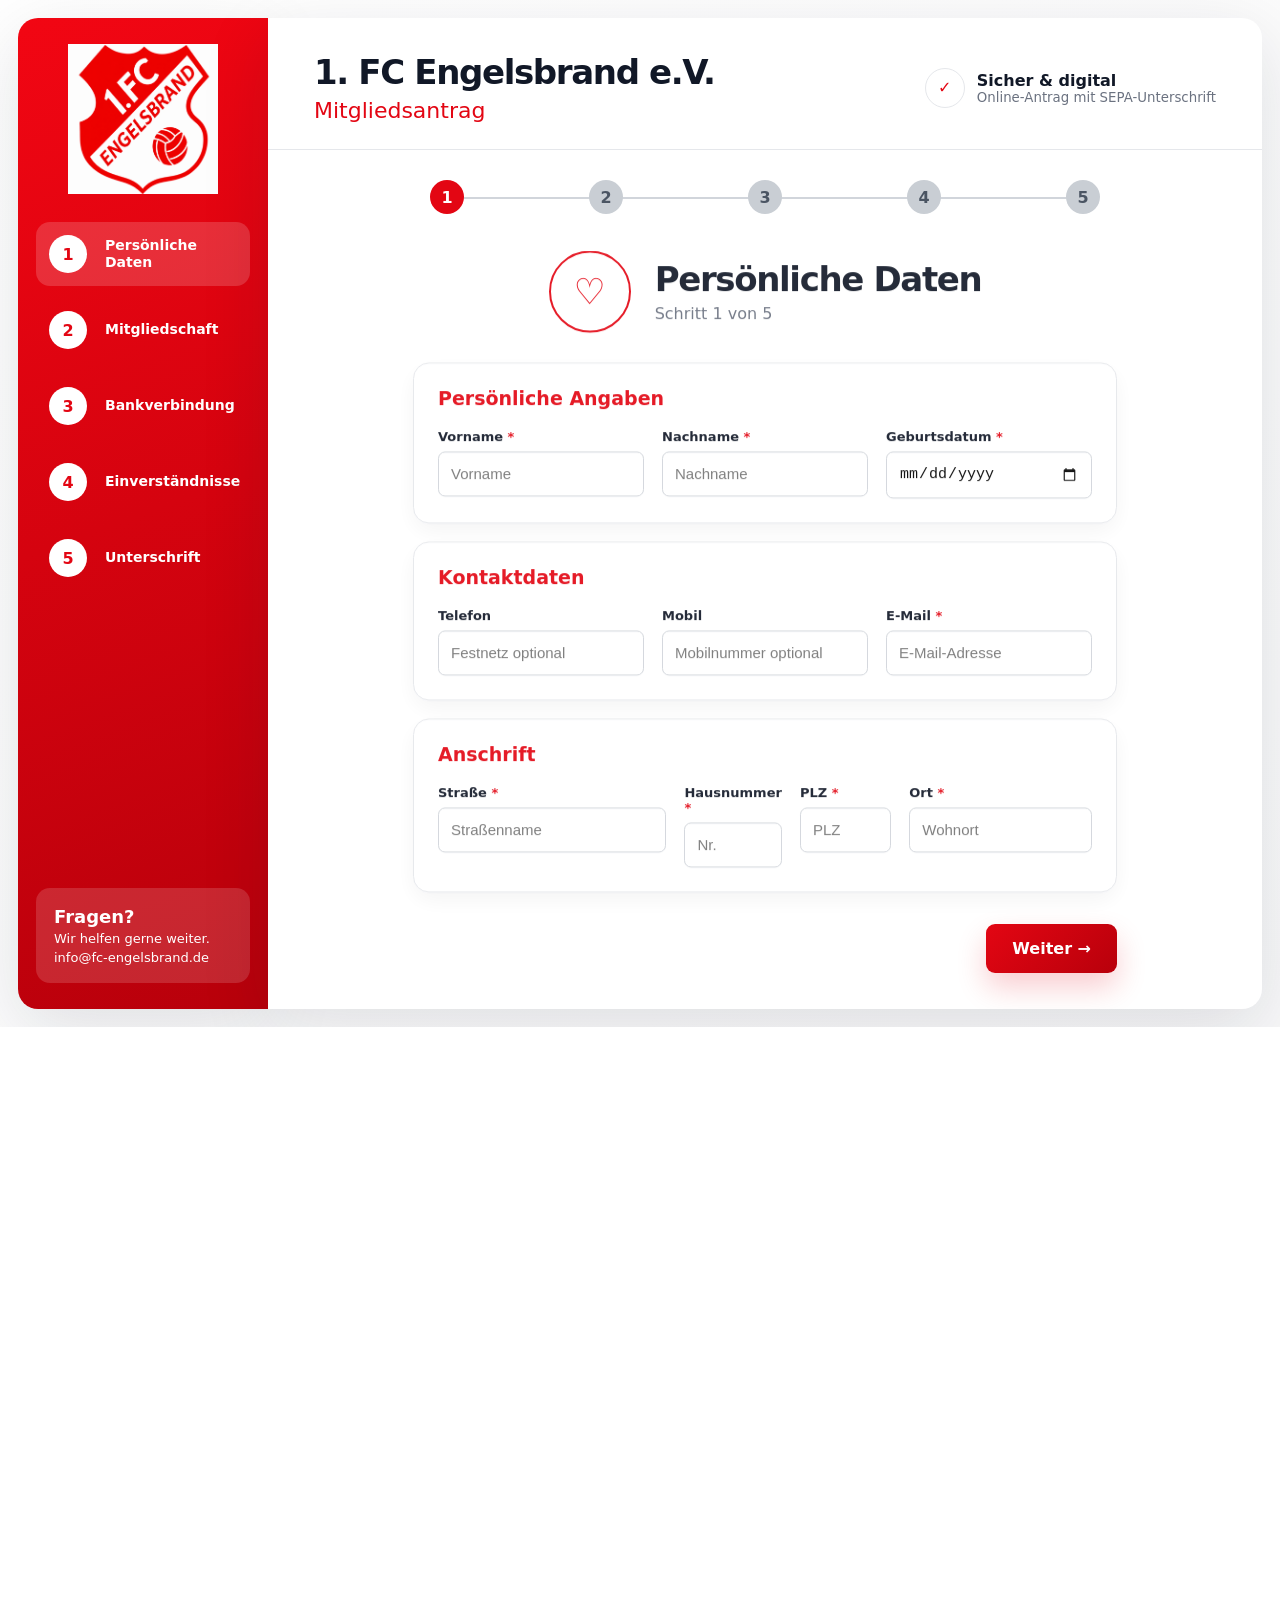
<file: index.html>
<!doctype html>
<html lang="de">
<head>
  <meta charset="utf-8">
  <meta name="viewport" content="width=device-width, initial-scale=1">
  <title>1. FC Engelsbrand e.V. – Mitgliedsantrag</title>
  <meta http-equiv="refresh" content="0; url=frontend/mitgliedsantrag/">
  <style>
    body {
      margin: 0;
      min-height: 100vh;
      display: grid;
      place-items: center;
      font-family: system-ui, -apple-system, BlinkMacSystemFont, "Segoe UI", sans-serif;
      background: linear-gradient(135deg, #fff, #fff0f1);
      color: #111827;
    }
    .card {
      width: min(520px, calc(100% - 32px));
      background: white;
      border: 1px solid #e5e7eb;
      border-radius: 22px;
      padding: 32px;
      box-shadow: 0 20px 70px rgba(17,24,39,.12);
      text-align: center;
    }
    .badge {
      display: inline-grid;
      place-items: center;
      width: 72px;
      height: 72px;
      border-radius: 20px;
      background: #e30613;
      color: white;
      font-weight: 900;
      font-size: 22px;
      margin-bottom: 18px;
    }
    h1 {
      margin: 0 0 10px;
      font-size: 28px;
      letter-spacing: -.04em;
    }
    p {
      color: #6b7280;
      margin-bottom: 22px;
    }
    a {
      display: inline-block;
      background: #e30613;
      color: white;
      text-decoration: none;
      padding: 13px 18px;
      border-radius: 12px;
      font-weight: 800;
    }
  </style>
</head>
<body>
  <main class="card">
    <div class="badge">FCE</div>
    <h1>1. FC Engelsbrand e.V.</h1>
    <p>Du wirst automatisch zum digitalen Mitgliedsantrag weitergeleitet.</p>
    <a href="frontend/mitgliedsantrag/">Mitgliedsantrag öffnen</a>
  </main>
</body>
</html>
</file>
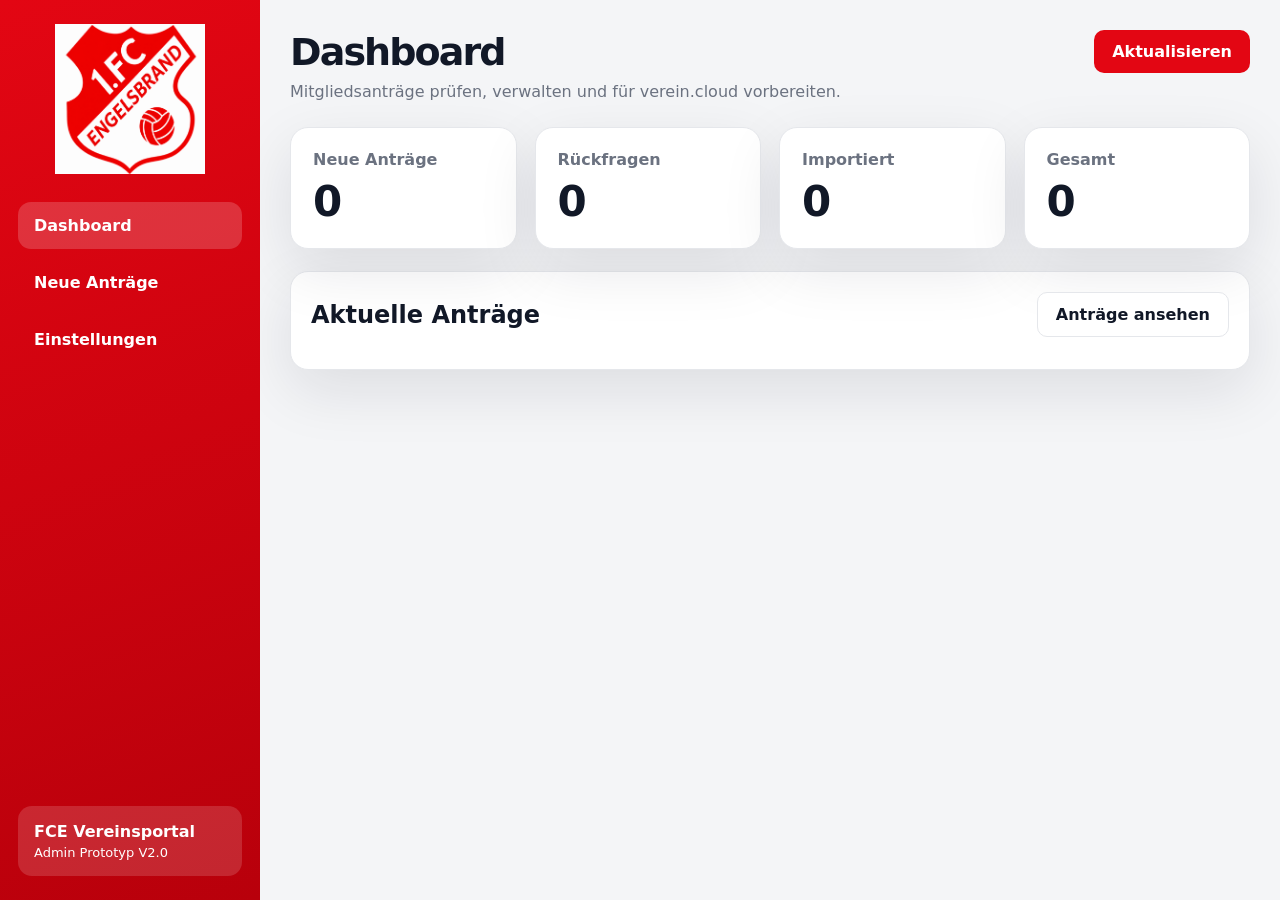
<file: frontend/admin/index.html>
<!doctype html>
<html lang="de">
<head>
  <meta charset="utf-8">
  <meta name="viewport" content="width=device-width, initial-scale=1">
  <title>FCE Vereinsportal – Admin</title>
  <link rel="stylesheet" href="css/admin.css">
</head>
<body>
  <div class="admin-shell">
    <aside class="sidebar">
      <img src="assets/logo.png" class="logo" alt="1. FC Engelsbrand Logo">
      <nav>
        <button class="nav-item active" data-view="dashboard">Dashboard</button>
        <button class="nav-item" data-view="applications">Neue Anträge</button>
        <button class="nav-item" data-view="settings">Einstellungen</button>
      </nav>
      <div class="sidebar-footer">
        <strong>FCE Vereinsportal</strong>
        <span>Admin Prototyp V2.0</span>
      </div>
    </aside>

    <main class="main">
      <header class="topbar">
        <div>
          <h1 id="pageTitle">Dashboard</h1>
          <p>Mitgliedsanträge prüfen, verwalten und für verein.cloud vorbereiten.</p>
        </div>
        <button class="primary" id="refreshBtn">Aktualisieren</button>
      </header>

      <section class="view active" id="dashboard">
        <div class="kpi-grid">
          <div class="kpi"><span>Neue Anträge</span><strong id="kpiNew">0</strong></div>
          <div class="kpi"><span>Rückfragen</span><strong id="kpiQuestions">0</strong></div>
          <div class="kpi"><span>Importiert</span><strong id="kpiImported">0</strong></div>
          <div class="kpi"><span>Gesamt</span><strong id="kpiTotal">0</strong></div>
        </div>

        <div class="panel">
          <div class="panel-head">
            <h2>Aktuelle Anträge</h2>
            <button class="ghost" data-open-applications>Anträge ansehen</button>
          </div>
          <div id="latestList" class="application-list"></div>
        </div>
      </section>

      <section class="view" id="applications">
        <div class="toolbar">
          <input id="searchInput" placeholder="Suchen nach Name, E-Mail oder Antrags-ID">
          <select id="statusFilter">
            <option value="">Alle Status</option>
            <option value="Neu">Neu</option>
            <option value="Rückfrage">Rückfrage</option>
            <option value="Importiert">Importiert</option>
          </select>
        </div>

        <div class="split">
          <div class="panel application-list" id="applicationList"></div>

          <aside class="detail-panel" id="detailPanel">
            <div class="empty-state">
              <h2>Antrag auswählen</h2>
              <p>Wähle links einen Antrag aus, um Details zu sehen.</p>
            </div>
          </aside>
        </div>
      </section>

      <section class="view" id="settings">
        <div class="panel">
          <h2>Einstellungen</h2>
          <p class="muted">In der nächsten Version werden diese Werte aus dem Google Sheet „Konfiguration“ geladen.</p>
          <div class="settings-grid">
            <label>Verein<input value="1. FC Engelsbrand e.V."></label>
            <label>Mitgliederverwaltung E-Mail<input value="info@fc-engelsbrand.de"></label>
            <label>Erwachsene Beitrag<input value="72 €"></label>
            <label>Jugend Beitrag<input value="48 €"></label>
            <label>Familie Beitrag<input value="108 €"></label>
          </div>
        </div>
      </section>
    </main>
  </div>

  <script src="js/admin.js"></script>
</body>
</html>
</file>
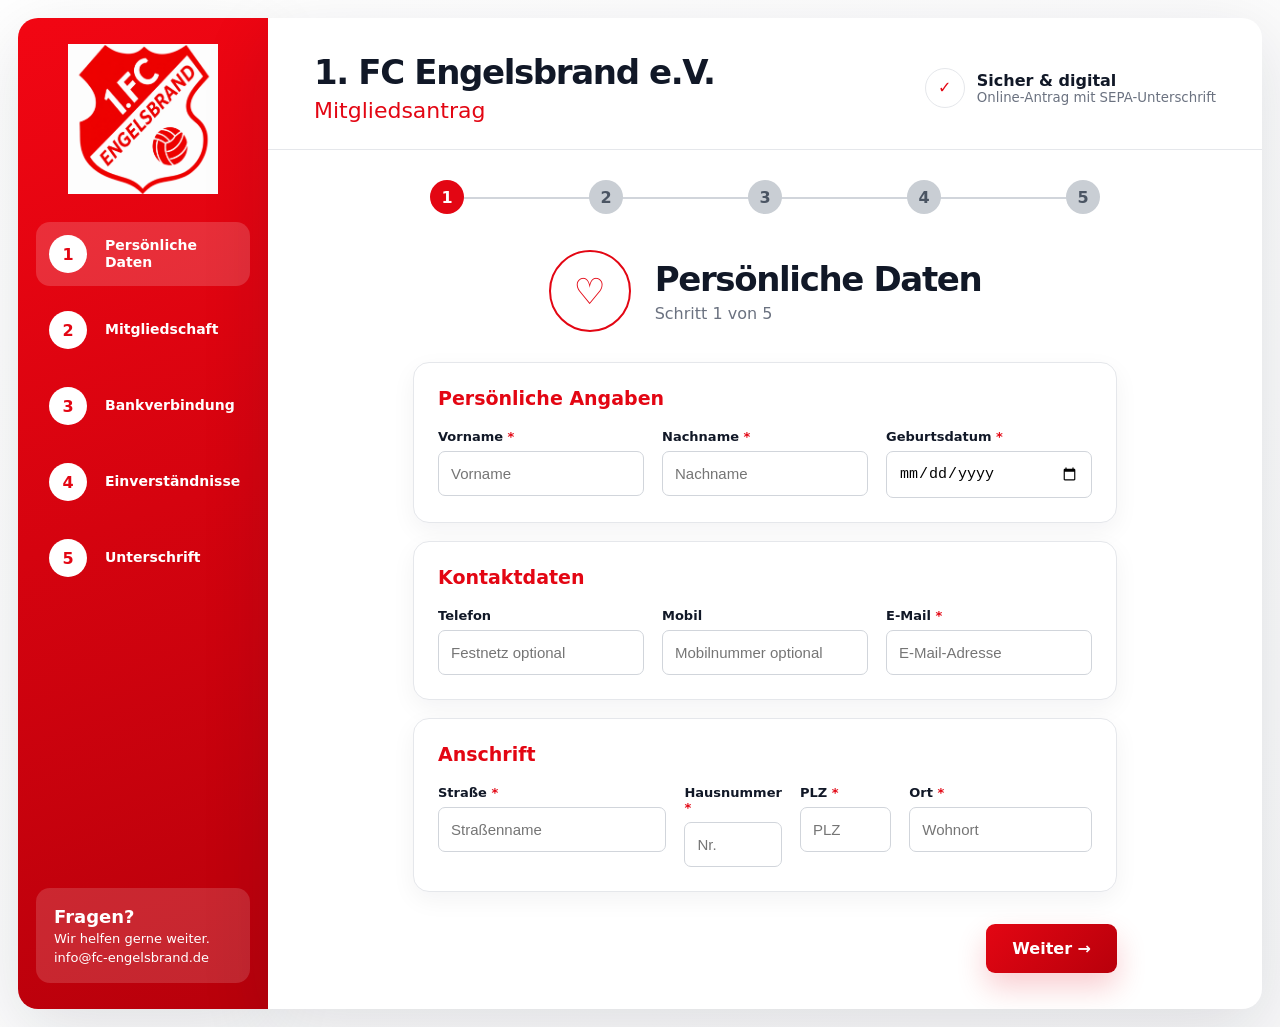
<file: frontend/mitgliedsantrag/index.html>
<!doctype html>
<html lang="de">
<head>
  <meta charset="utf-8">
  <meta name="viewport" content="width=device-width, initial-scale=1">
  <title>Mitgliedsantrag – 1. FC Engelsbrand e.V.</title>
  <link rel="stylesheet" href="css/main.css">
  <link rel="stylesheet" href="css/components.css">
  <link rel="stylesheet" href="css/mobile.css">
</head>
<body>
  <div class="app-shell">
    <aside class="sidebar">
      <img src="assets/logo.png" class="club-logo" alt="1. FC Engelsbrand Logo">
      <nav class="side-steps" aria-label="Formularschritte">
        <button class="side-step active" type="button" data-jump="1"><span>1</span><b>Persönliche<br>Daten</b></button>
        <button class="side-step" type="button" data-jump="2"><span>2</span><b>Mitgliedschaft</b></button>
        <button class="side-step" type="button" data-jump="3"><span>3</span><b>Bankverbindung</b></button>
        <button class="side-step" type="button" data-jump="4"><span>4</span><b>Einverständnisse</b></button>
        <button class="side-step" type="button" data-jump="5"><span>5</span><b>Unterschrift</b></button>
      </nav>
      <div class="help-box">
        <strong>Fragen?</strong>
        <span>Wir helfen gerne weiter.</span>
        <small>info@fc-engelsbrand.de</small>
      </div>
    </aside>

    <main class="content-card">
      <header class="mobile-header">
        <img src="assets/logo.png" class="mobile-logo" alt="1. FC Engelsbrand Logo">
      </header>

      <header class="page-header">
        <div>
          <h1>1. FC Engelsbrand e.V.</h1>
          <p>Mitgliedsantrag</p>
        </div>
        <div class="security-note">
          <span>✓</span>
          <div><strong>Sicher & digital</strong><small>Online-Antrag mit SEPA-Unterschrift</small></div>
        </div>
      </header>

      <div class="top-progress">
        <button class="dot active" type="button" data-step-dot="1">1</button>
        <button class="dot" type="button" data-step-dot="2">2</button>
        <button class="dot" type="button" data-step-dot="3">3</button>
        <button class="dot" type="button" data-step-dot="4">4</button>
        <button class="dot" type="button" data-step-dot="5">5</button>
      </div>

      <form id="memberForm" novalidate>
        <section class="step active" data-step="1">
          <div class="step-title">
            <div class="title-icon">♡</div>
            <div>
              <h2>Persönliche Daten</h2>
              <p>Schritt 1 von 5</p>
            </div>
          </div>

          <div class="field-card">
            <h3>Persönliche Angaben</h3>
            <div class="grid grid-3">
              <label>Vorname <em>*</em><input required name="vorname" autocomplete="given-name" placeholder="Vorname"></label>
              <label>Nachname <em>*</em><input required name="nachname" autocomplete="family-name" placeholder="Nachname"></label>
              <label>Geburtsdatum <em>*</em><input required type="date" name="geburtsdatum"></label>
            </div>
          </div>

          <div class="field-card">
            <h3>Kontaktdaten</h3>
            <div class="grid grid-3">
              <label>Telefon<input name="telefon" autocomplete="tel" placeholder="Festnetz optional"></label>
              <label>Mobil<input name="mobil" autocomplete="tel" placeholder="Mobilnummer optional"></label>
              <label>E-Mail <em>*</em><input required type="email" name="email" autocomplete="email" placeholder="E-Mail-Adresse"></label>
            </div>
          </div>

          <div class="field-card">
            <h3>Anschrift</h3>
            <div class="grid address-grid">
              <label>Straße <em>*</em><input required name="strasse" autocomplete="address-line1" placeholder="Straßenname"></label>
              <label>Hausnummer <em>*</em><input required name="hausnummer" placeholder="Nr."></label>
              <label>PLZ <em>*</em><input required name="plz" inputmode="numeric" pattern="[0-9]{5}" autocomplete="postal-code" placeholder="PLZ"></label>
              <label>Ort <em>*</em><input required name="ort" autocomplete="address-level2" placeholder="Wohnort"></label>
            </div>
          </div>
        </section>

        <section class="step" data-step="2">
          <div class="step-title">
            <div class="title-icon">⚽</div>
            <div>
              <h2>Mitgliedschaft</h2>
              <p>Schritt 2 von 5</p>
            </div>
          </div>

          <div class="membership-cards">
            <button type="button" class="membership-card" data-plan="Erwachsene" data-fee="72">
              <span class="plan-icon">👤</span><strong>Erwachsene</strong><b>72 €</b><small>pro Jahr</small><i>✓</i>
            </button>
            <button type="button" class="membership-card" data-plan="Jugendliche" data-fee="48">
              <span class="plan-icon">⚽</span><strong>Jugendliche</strong><b>48 €</b><small>pro Jahr</small><i>✓</i>
            </button>
            <button type="button" class="membership-card" data-plan="Familie" data-fee="108">
              <span class="plan-icon">👨‍👩‍👧</span><strong>Familie</strong><b>108 €</b><small>pro Jahr</small><i>✓</i>
            </button>
          </div>

          <input type="hidden" id="mitgliedschaft" name="mitgliedschaft" required>
          <input type="hidden" id="jahresbeitrag" name="jahresbeitrag">

          <div class="field-card">
            <div class="grid">
              <label>Mitgliedschaft beginnt ab <em>*</em><input required type="date" name="eintrittsdatum"></label>
            </div>
          </div>

          <div class="info-box important">
            <div class="info-icon">i</div>
            <div>
              <p>Schüler, Studenten und Auszubildende zahlen bis Beendigung der Ausbildung den ermäßigten Jugendbeitrag.</p>
              <p>Voraussetzung hierfür ist die jährliche Vorlage der entsprechenden Bescheinigung beim Vorstand bis 31. Januar. Erfolgt diese Vorlage nicht, wird automatisch der Erwachsenenbeitrag eingezogen.</p>
              <p class="cancel-note">Die Mitgliedschaft kann nur zum Jahresende schriftlich beim Vorstand gekündigt werden.</p>
              <p>Der Mitgliedsbeitrag wird vom Girokonto eingezogen.</p>
            </div>
          </div>

          <div class="family-section" id="familySection">
            <div class="family-header">
              <div>
                <h3>Weitere Familienmitglieder</h3>
                <p>Nur bei Auswahl der Familienmitgliedschaft sichtbar.</p>
              </div>
              <button type="button" class="outline-btn" id="addFamily">+ Hinzufügen</button>
            </div>
            <div id="familyList"></div>
          </div>
        </section>

        <section class="step" data-step="3">
          <div class="step-title">
            <div class="title-icon">€</div>
            <div>
              <h2>Bankverbindung</h2>
              <p>Schritt 3 von 5</p>
            </div>
          </div>

          <div class="field-card">
            <h3>SEPA-Lastschriftmandat</h3>
            <div class="grid">
              <label>Kontoinhaber <em>*</em><input required name="kontoinhaber" placeholder="Name des Kontoinhabers"></label>
              <label>IBAN <em>*</em><input required id="iban" name="iban" placeholder="DE00 0000 0000 0000 0000 00" autocomplete="off"></label>
              <label>Kreditinstitut<input id="kreditinstitut" name="kreditinstitut" placeholder="Wird aus IBAN ermittelt, sofern möglich"></label>
            </div>
            <p class="small-hint" id="bankHint">Die Bankermittlung erfolgt lokal über bekannte BLZ-Einträge. Für den Produktivbetrieb können wir die Liste erweitern.</p>
          </div>
        </section>

        <section class="step" data-step="4">
          <div class="step-title">
            <div class="title-icon">✓</div>
            <div>
              <h2>Einverständnisse</h2>
              <p>Schritt 4 von 5</p>
            </div>
          </div>

          <div class="consent-list">
            <label class="checkbox-row"><input required type="checkbox" name="satzung"><span>Ich erkenne die Satzung des 1. FC Engelsbrand e.V. an.</span></label>
            <label class="checkbox-row"><input required type="checkbox" name="datenschutz"><span>Ich stimme der Verarbeitung meiner personenbezogenen Daten gemäß Datenschutzerklärung zu.</span></label>
            <label class="checkbox-row"><input required type="checkbox" name="sepa"><span>Ich erteile dem 1. FC Engelsbrand e.V. ein SEPA-Lastschriftmandat für den Mitgliedsbeitrag.</span></label>
            <label class="checkbox-row"><input required type="checkbox" name="foto"><span>Ich erkläre mich einverstanden, dass der 1. FC Engelsbrand Vorname, Name und Fotografien von mir und allen Familienmitgliedern von Vereins- und Sportveranstaltungen zur Berichterstattung und für Vereinsinformationen veröffentlichen darf.</span></label>
          </div>
        </section>

        <section class="step" data-step="5">
          <div class="step-title">
            <div class="title-icon">✎</div>
            <div>
              <h2>Unterschrift</h2>
              <p>Schritt 5 von 5</p>
            </div>
          </div>

          <div class="signature-card">
            <p>Bitte unterschreibe mit Finger, Maus oder Stift.</p>
            <canvas id="signature" width="900" height="320"></canvas>
          </div>
          <button type="button" class="outline-btn mt-12" id="clearSignature">Unterschrift löschen</button>
        </section>

        <div class="form-actions">
          <button type="button" class="back-btn hidden" id="backBtn">← Zurück</button>
          <button type="button" class="next-btn" id="nextBtn">Weiter →</button>
          <button type="submit" class="next-btn hidden" id="submitBtn">Antrag absenden →</button>
        </div>
      </form>
    </main>
  </div>

  <script src="js/app.js"></script>
</body>
</html>
</file>
<file: frontend/admin/css/admin.css>
:root{
  --red:#e30613;
  --red-dark:#b8000b;
  --red-soft:#fff0f1;
  --green:#2e9b55;
  --yellow:#f59e0b;
  --blue:#2563eb;
  --text:#111827;
  --muted:#6b7280;
  --border:#e5e7eb;
  --bg:#f4f5f7;
  --card:#ffffff;
  --shadow:0 20px 60px rgba(17,24,39,.10);
}
*{box-sizing:border-box}
body{
  margin:0;
  font-family:Inter,ui-sans-serif,system-ui,-apple-system,BlinkMacSystemFont,"Segoe UI",sans-serif;
  background:var(--bg);
  color:var(--text);
}
.admin-shell{
  min-height:100vh;
  display:grid;
  grid-template-columns:260px 1fr;
}
.sidebar{
  background:linear-gradient(160deg,var(--red),var(--red-dark));
  color:white;
  padding:24px 18px;
  display:flex;
  flex-direction:column;
}
.logo{
  width:150px;
  height:150px;
  object-fit:contain;
  margin:0 auto 28px;
}
nav{display:flex;flex-direction:column;gap:10px}
.nav-item{
  border:0;
  background:transparent;
  color:white;
  text-align:left;
  padding:14px 16px;
  border-radius:13px;
  font-weight:850;
  cursor:pointer;
}
.nav-item.active,.nav-item:hover{background:rgba(255,255,255,.18)}
.sidebar-footer{
  margin-top:auto;
  background:rgba(255,255,255,.15);
  padding:16px;
  border-radius:14px;
  display:flex;
  flex-direction:column;
  gap:4px;
}
.sidebar-footer span{font-size:13px}
.main{padding:30px;overflow:auto}
.topbar{
  display:flex;
  justify-content:space-between;
  gap:20px;
  align-items:flex-start;
  margin-bottom:26px;
}
h1{font-size:38px;margin:0;letter-spacing:-.05em}
.topbar p{margin:8px 0 0;color:var(--muted)}
button,input,select{font:inherit}
.primary,.ghost,.danger,.success{
  border:0;
  border-radius:10px;
  padding:12px 18px;
  font-weight:900;
  cursor:pointer;
}
.primary{background:var(--red);color:white}
.ghost{background:white;border:1px solid var(--border);color:var(--text)}
.success{background:var(--green);color:white}
.danger{background:#fff1f2;color:#be123c;border:1px solid #fecdd3}
.view{display:none}.view.active{display:block}
.kpi-grid{
  display:grid;
  grid-template-columns:repeat(4,1fr);
  gap:18px;
  margin-bottom:22px;
}
.kpi{
  background:white;
  border-radius:18px;
  padding:22px;
  box-shadow:var(--shadow);
  border:1px solid var(--border);
}
.kpi span{color:var(--muted);font-weight:750}
.kpi strong{display:block;font-size:42px;margin-top:8px;letter-spacing:-.05em}
.panel,.detail-panel{
  background:white;
  border:1px solid var(--border);
  border-radius:18px;
  box-shadow:var(--shadow);
}
.panel{padding:20px}
.panel-head{
  display:flex;
  justify-content:space-between;
  align-items:center;
  margin-bottom:12px;
}
.panel h2,.detail-panel h2{margin:0}
.toolbar{
  display:grid;
  grid-template-columns:1fr 220px;
  gap:14px;
  margin-bottom:18px;
}
.toolbar input,.toolbar select,.settings-grid input{
  border:1px solid var(--border);
  border-radius:10px;
  padding:13px;
  background:white;
}
.split{
  display:grid;
  grid-template-columns:430px 1fr;
  gap:18px;
  align-items:start;
}
.application-list{display:flex;flex-direction:column;gap:12px}
.application-card{
  border:1px solid var(--border);
  border-radius:14px;
  padding:15px;
  background:white;
  cursor:pointer;
  transition:.15s ease;
}
.application-card:hover,.application-card.active{
  border-color:var(--red);
  box-shadow:0 12px 28px rgba(227,6,19,.10);
}
.application-card-head{
  display:flex;
  justify-content:space-between;
  gap:12px;
  align-items:flex-start;
}
.application-card h3{
  margin:0;
  font-size:17px;
}
.application-card p{
  margin:6px 0 0;
  color:var(--muted);
  font-size:13px;
}
.badge{
  border-radius:999px;
  padding:6px 10px;
  font-weight:900;
  font-size:12px;
  white-space:nowrap;
}
.badge.Neu{background:#eff6ff;color:#1d4ed8}
.badge.Rückfrage{background:#fffbeb;color:#b45309}
.badge.Importiert{background:#ecfdf3;color:#047857}
.detail-panel{
  min-height:520px;
  padding:24px;
  position:sticky;
  top:20px;
}
.empty-state{
  min-height:460px;
  display:grid;
  place-content:center;
  text-align:center;
  color:var(--muted);
}
.detail-header{
  display:flex;
  justify-content:space-between;
  gap:16px;
  align-items:flex-start;
  margin-bottom:22px;
}
.detail-header h2{font-size:30px;letter-spacing:-.04em}
.detail-meta{color:var(--muted);margin-top:5px}
.detail-grid{
  display:grid;
  grid-template-columns:1fr 1fr;
  gap:12px;
  margin-bottom:22px;
}
.detail-item{
  background:#f9fafb;
  border:1px solid var(--border);
  border-radius:12px;
  padding:13px;
}
.detail-item span{
  display:block;
  color:var(--muted);
  font-size:12px;
  font-weight:850;
  text-transform:uppercase;
  margin-bottom:4px;
}
.action-row{
  display:flex;
  flex-wrap:wrap;
  gap:10px;
  border-top:1px solid var(--border);
  padding-top:18px;
}
.settings-grid{
  display:grid;
  grid-template-columns:1fr 1fr;
  gap:16px;
  max-width:780px;
  margin-top:18px;
}
.settings-grid label{
  display:flex;
  flex-direction:column;
  gap:8px;
  font-weight:800;
}
.muted{color:var(--muted)}
@media(max-width:1000px){
  .admin-shell{grid-template-columns:1fr}
  .sidebar{display:none}
  .main{padding:16px}
  .topbar{flex-direction:column}
  .kpi-grid{grid-template-columns:1fr 1fr}
  .split{grid-template-columns:1fr}
  .detail-panel{position:static}
}
@media(max-width:620px){
  .kpi-grid,.toolbar,.detail-grid,.settings-grid{grid-template-columns:1fr}
  h1{font-size:30px}
}
</file>
<file: frontend/mitgliedsantrag/css/main.css>
:root{
  --red:#e30613;
  --red-dark:#b8000b;
  --red-soft:#fff0f1;
  --green:#2e9b55;
  --text:#111827;
  --muted:#6b7280;
  --border:#e5e7eb;
  --bg:#f7f7f8;
  --card:#ffffff;
  --shadow:0 20px 70px rgba(17,24,39,.12);
}
*{box-sizing:border-box}
body{
  margin:0;
  font-family:Inter, ui-sans-serif, system-ui, -apple-system, BlinkMacSystemFont, "Segoe UI", sans-serif;
  color:var(--text);
  background:linear-gradient(135deg,#fff 0%,#f8f8f9 100%);
}
.app-shell{min-height:100vh;display:grid;grid-template-columns:250px 1fr;padding:18px}
.content-card{background:white;min-height:calc(100vh - 36px);border-radius:0 20px 20px 0;box-shadow:var(--shadow);overflow:hidden}
.hidden{display:none!important}.mt-12{margin-top:12px}
button{font:inherit}
em{color:var(--red);font-style:normal}
</file>
<file: frontend/mitgliedsantrag/css/components.css>
.sidebar{background:linear-gradient(160deg,#f20613 0%,#b8000b 100%);color:white;border-radius:20px 0 0 20px;padding:26px 18px;box-shadow:var(--shadow);display:flex;flex-direction:column;align-items:center}
.club-logo{width:150px;height:150px;object-fit:contain;margin-bottom:28px}
.side-steps{width:100%;display:flex;flex-direction:column;gap:12px}
.side-step{display:grid;grid-template-columns:44px 1fr;align-items:center;gap:12px;width:100%;color:white;background:transparent;border:0;border-radius:14px;padding:13px;text-align:left;cursor:pointer}
.side-step span{width:38px;height:38px;border-radius:999px;display:grid;place-items:center;background:white;color:var(--red);font-weight:900}
.side-step b{font-size:14px;line-height:1.25}.side-step.active{background:rgba(255,255,255,.17)}.side-step.complete span{background:var(--green);color:white}
.help-box{margin-top:auto;width:100%;background:rgba(255,255,255,.15);border-radius:14px;padding:18px;display:flex;flex-direction:column;gap:4px}.help-box strong{font-size:18px}.help-box span,.help-box small{font-size:13px}
.mobile-header{display:none}
.page-header{display:flex;justify-content:space-between;align-items:center;padding:34px 46px 26px;border-bottom:1px solid var(--border)}
.page-header h1{margin:0;font-size:34px;letter-spacing:-.04em}.page-header p{margin:6px 0 0;color:var(--red);font-size:22px}
.security-note{display:flex;align-items:center;gap:12px}.security-note span{width:40px;height:40px;display:grid;place-items:center;border:1px solid var(--border);border-radius:999px;color:var(--red)}.security-note strong,.security-note small{display:block}.security-note small{color:var(--muted)}
.top-progress{display:flex;align-items:center;justify-content:space-between;max-width:670px;margin:30px auto 36px;position:relative}.top-progress:before{content:"";position:absolute;left:22px;right:22px;top:50%;height:2px;background:#d1d5db;z-index:0}
.dot{width:34px;height:34px;border-radius:999px;border:0;background:#c9ced4;color:#4b5563;font-weight:900;position:relative;z-index:1;cursor:pointer}.dot.active{background:var(--red);color:white}.dot.complete{background:var(--green);color:white}
form{width:min(760px,100%);margin:0 auto;padding:0 28px 36px}.step{display:none;animation:fade .18s ease}.step.active{display:block}@keyframes fade{from{opacity:0;transform:translateY(6px)}to{opacity:1;transform:translateY(0)}}
.step-title{display:flex;justify-content:center;align-items:center;gap:24px;margin-bottom:30px}.title-icon{width:82px;height:82px;border:2px solid var(--red);color:var(--red);border-radius:999px;display:grid;place-items:center;font-size:36px}.step-title h2{margin:0;font-size:34px;letter-spacing:-.04em}.step-title p{margin:5px 0 0;color:var(--muted)}
.field-card{border:1px solid var(--border);border-radius:16px;padding:24px;margin-bottom:18px;background:white;box-shadow:0 8px 24px rgba(17,24,39,.05)}.field-card h3{margin:0 0 20px;color:var(--red);font-size:19px}
.grid{display:grid;grid-template-columns:1fr 1fr;gap:18px}.grid-3{grid-template-columns:1fr 1fr 1fr}.address-grid{grid-template-columns:2fr .8fr .8fr 1.6fr}
label{font-size:13px;font-weight:750}input{width:100%;max-width:100%;min-width:0;margin-top:7px;border:1px solid #d1d5db;border-radius:7px;padding:13px 12px;font-size:15px;outline:none}input:focus{border-color:var(--red);box-shadow:0 0 0 3px rgba(227,6,19,.12)}
.membership-cards{display:grid;grid-template-columns:1fr 1fr 1fr;gap:18px;margin-bottom:24px}.membership-card{min-height:165px;position:relative;display:flex;flex-direction:column;align-items:center;justify-content:center;border:1.5px solid #d1d5db;background:white;border-radius:12px;padding:18px;cursor:pointer;transition:.16s ease}.membership-card:hover{border-color:var(--red);transform:translateY(-2px)}.membership-card.selected{border-color:var(--red);background:linear-gradient(145deg,#fff,var(--red-soft))}.membership-card .plan-icon{font-size:40px;margin-bottom:10px}.membership-card strong{font-size:18px;margin-bottom:8px}.membership-card b{font-size:26px}.membership-card small{color:#111}.membership-card i{display:none;position:absolute;top:12px;right:12px;width:26px;height:26px;border-radius:999px;background:var(--red);color:white;place-items:center;font-style:normal;font-weight:900}.membership-card.selected i{display:grid}
.info-box{display:grid;grid-template-columns:38px 1fr;gap:18px;border:1px solid #f2a1aa;background:linear-gradient(145deg,#fff,var(--red-soft));border-radius:12px;padding:20px;margin-bottom:22px}.info-icon{width:30px;height:30px;border-radius:999px;border:2px solid var(--red);color:var(--red);display:grid;place-items:center;font-weight:900}.info-box p{margin:0 0 10px;line-height:1.5}.cancel-note{font-weight:900}
.family-section{display:none;border:1px solid var(--border);border-radius:16px;padding:22px;margin-bottom:22px}.family-section.show{display:block}.family-header{display:flex;justify-content:space-between;gap:18px;margin-bottom:16px}.family-header h3{margin:0 0 5px}.family-header p{margin:0;color:var(--muted)}.family-row{display:grid;grid-template-columns:1fr 1fr 1fr auto;gap:10px;align-items:end;border:1px solid var(--border);border-radius:12px;padding:14px;margin-bottom:10px}
.consent-list{display:flex;flex-direction:column;gap:14px}.checkbox-row{display:grid;grid-template-columns:26px 1fr;gap:14px;align-items:start;border:1px solid var(--border);border-radius:12px;padding:18px;line-height:1.45}.checkbox-row input{width:22px;height:22px;margin:0;accent-color:var(--red)}
.signature-card{border:1px solid var(--border);border-radius:16px;padding:22px;box-shadow:0 8px 24px rgba(17,24,39,.05)}.signature-card p{margin:0 0 14px;color:var(--muted)}canvas{width:100%;height:260px;display:block;border:2px dashed #d1d5db;border-radius:12px;background:white;touch-action:none}
.form-actions{display:flex;justify-content:space-between;gap:16px;margin-top:32px}.next-btn,.back-btn,.outline-btn{border:0;border-radius:9px;padding:15px 26px;font-weight:900;cursor:pointer}.next-btn{margin-left:auto;background:linear-gradient(135deg,var(--red),var(--red-dark));color:white;box-shadow:0 14px 30px rgba(227,6,19,.2)}.back-btn,.outline-btn{background:white;border:1px solid #d1d5db;color:#111827}.small-hint{margin:14px 0 0;color:var(--muted);font-size:13px}
.status-box{margin-top:16px;padding:14px;border-radius:10px;background:#f9fafb;border:1px solid var(--border);display:none}.status-box.show{display:block}.status-box.success{background:#ecfdf3;border-color:#a7f3d0}.status-box.error{background:#fff1f2;border-color:#fecdd3}


/* V1.4.2: robuste Datumseingabe für iOS Safari */
.date-input{
  width:100%;
  max-width:100%;
  min-width:0;
  box-sizing:border-box;
  font-variant-numeric:tabular-nums;
}


/* V1.4.4: native date picker restored, width fixed */
input[type="date"]{
  width:100%;
  max-width:100%;
  min-width:0;
  box-sizing:border-box;
}


/* V1.4.5: final native date field fix */
input[type="date"]{
  display:block;
  width:100% !important;
  max-width:100% !important;
  min-width:0 !important;
  box-sizing:border-box !important;
}
</file>
<file: frontend/mitgliedsantrag/css/mobile.css>
@media(max-width:900px){
  /* V1.4.4 date input restore */

  label,
  .grid,
  .grid > *,
  .field-card{
    min-width:0;
    max-width:100%;
  }

  input[type="date"]{
    display:block;
    width:100%;
    max-width:100%;
    min-width:0;
    box-sizing:border-box;
    -webkit-appearance:none;
    appearance:none;
    padding-right:8px;
  }

  input[type="date"]::-webkit-date-and-time-value{
    text-align:left;
    min-width:0;
  }


  .field-card,
  .grid,
  .grid > *,
  label{
    min-width:0;
    max-width:100%;
    overflow:hidden;
  }
  input,
  input.date-input{
    width:100%;
    max-width:100%;
    min-width:0;
    box-sizing:border-box;
  }
  input.date-input{
    -webkit-appearance:none;
    appearance:none;
    font-variant-numeric:tabular-nums;
  }


  input[type="date"]{
    width:100%;
    max-width:100%;
    min-width:0;
    -webkit-appearance:none;
    appearance:none;
  }
  input[type="date"]::-webkit-date-and-time-value{
    text-align:left;
  }

  .app-shell{display:block;padding:0}
  .sidebar{display:none}
  .content-card{min-height:100vh;border-radius:0;box-shadow:none}
  .mobile-header{display:flex;align-items:center;justify-content:center;position:relative;padding:14px;background:white;border-bottom:1px solid var(--border)}
  .mobile-logo{width:72px;height:72px;object-fit:contain}
  .page-header{display:block;text-align:center;padding:12px 18px 16px;border-bottom:0}
  .page-header h1{font-size:22px}.page-header p{font-size:18px}.security-note{display:none}
  .top-progress{margin:12px auto 24px;padding:0 24px}
  form{padding:0 14px 24px}
  .step-title{justify-content:flex-start;gap:14px;margin-bottom:20px}.title-icon{width:64px;height:64px;font-size:29px;flex:0 0 auto}.step-title h2{font-size:22px}
  .field-card{padding:16px;border-radius:13px}.field-card h3{font-size:15px;margin-bottom:14px}
  .grid,.grid-3,.address-grid{grid-template-columns:1fr;gap:12px}
  .membership-cards{grid-template-columns:1fr;gap:10px}.membership-card{min-height:auto;display:grid;grid-template-columns:1fr auto;align-items:center;text-align:left;padding:14px 16px}.membership-card .plan-icon{display:none}.membership-card strong{margin:0}.membership-card b{grid-column:1;font-size:14px;margin-top:3px}.membership-card small{grid-column:1;font-size:12px}.membership-card i{display:grid;background:white;border:1px solid #d1d5db;color:white;top:50%;transform:translateY(-50%)}.membership-card.selected i{background:var(--red);color:white}
  .info-box{grid-template-columns:30px 1fr;padding:14px;font-size:13px}.family-header{flex-direction:column}.family-row{grid-template-columns:1fr}
  .form-actions{position:sticky;bottom:0;background:white;padding:12px 0 0}.next-btn,.back-btn,.outline-btn{width:100%;padding:14px}canvas{height:220px}
}


@media(max-width:900px){
  input[type="date"]{
    display:block;
    width:100% !important;
    max-width:100% !important;
    min-width:0 !important;
    box-sizing:border-box !important;
    -webkit-appearance:auto;
    appearance:auto;
  }
}
</file>
